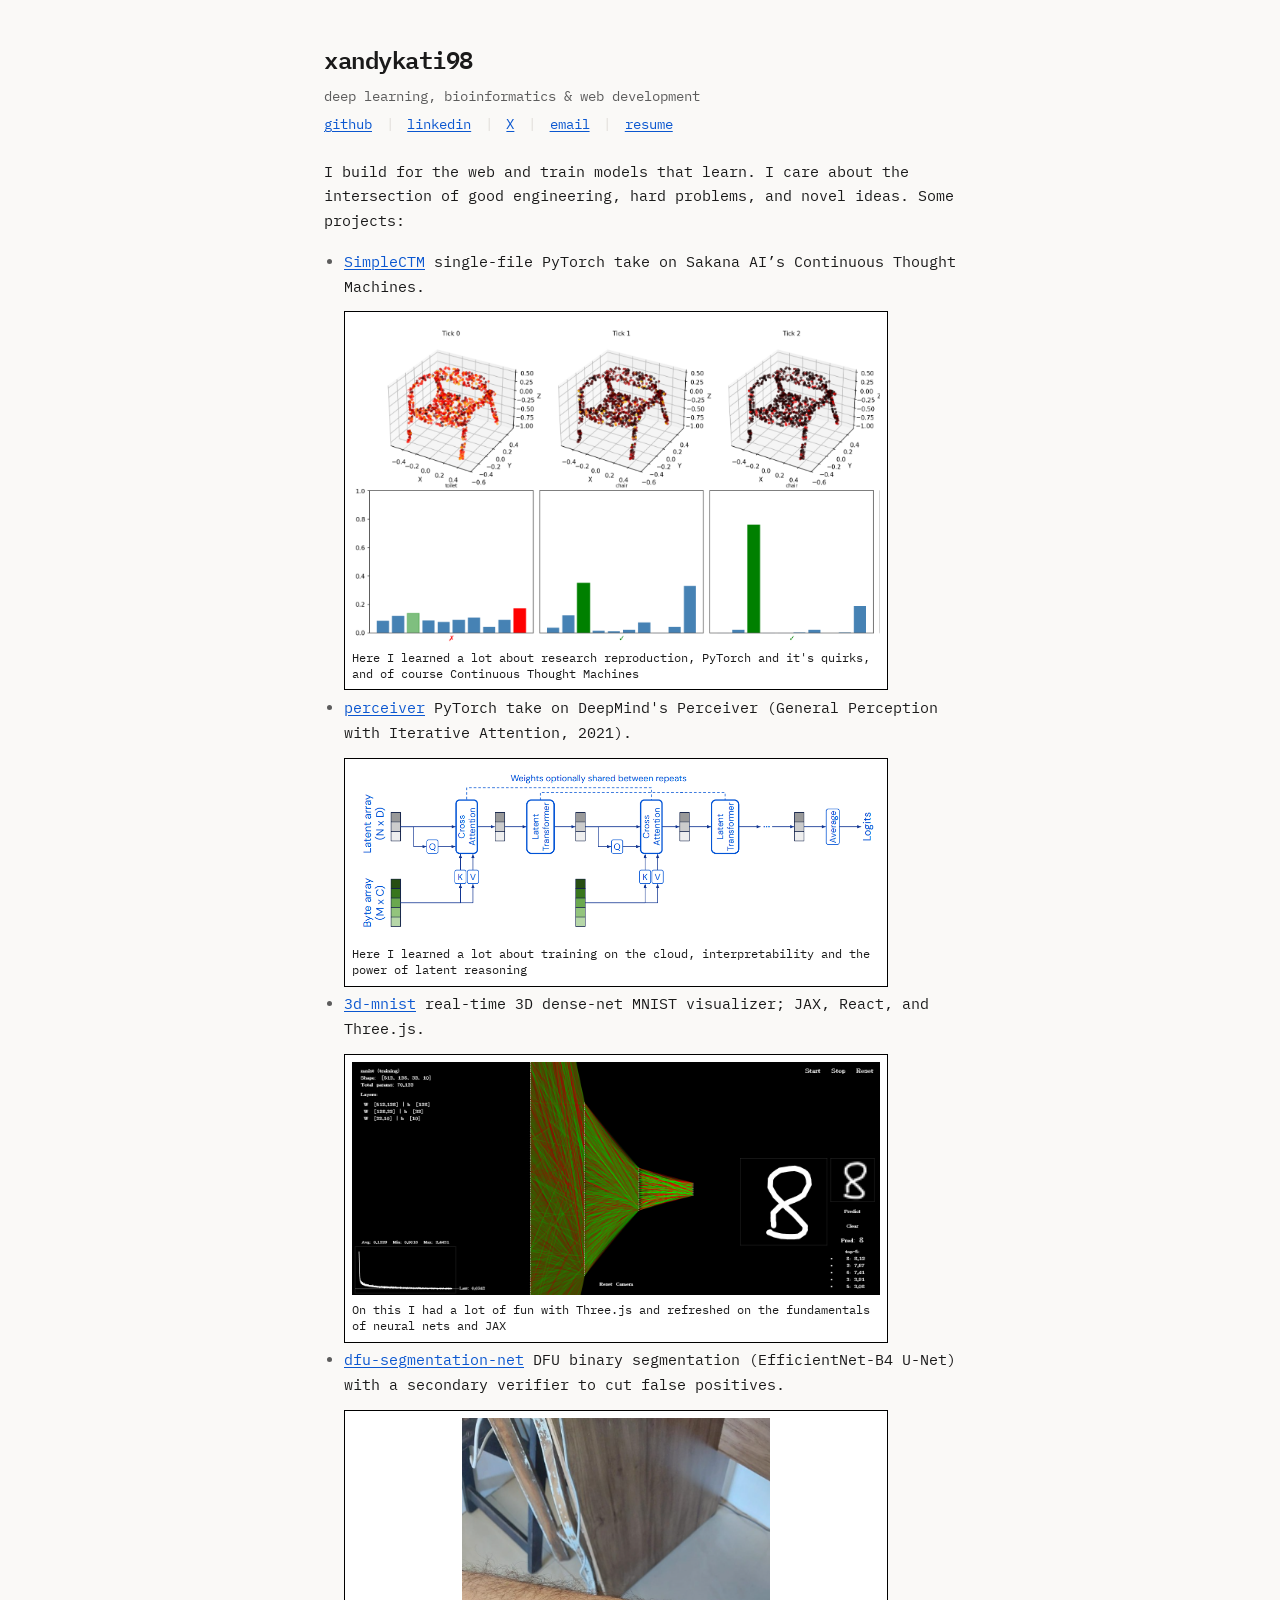
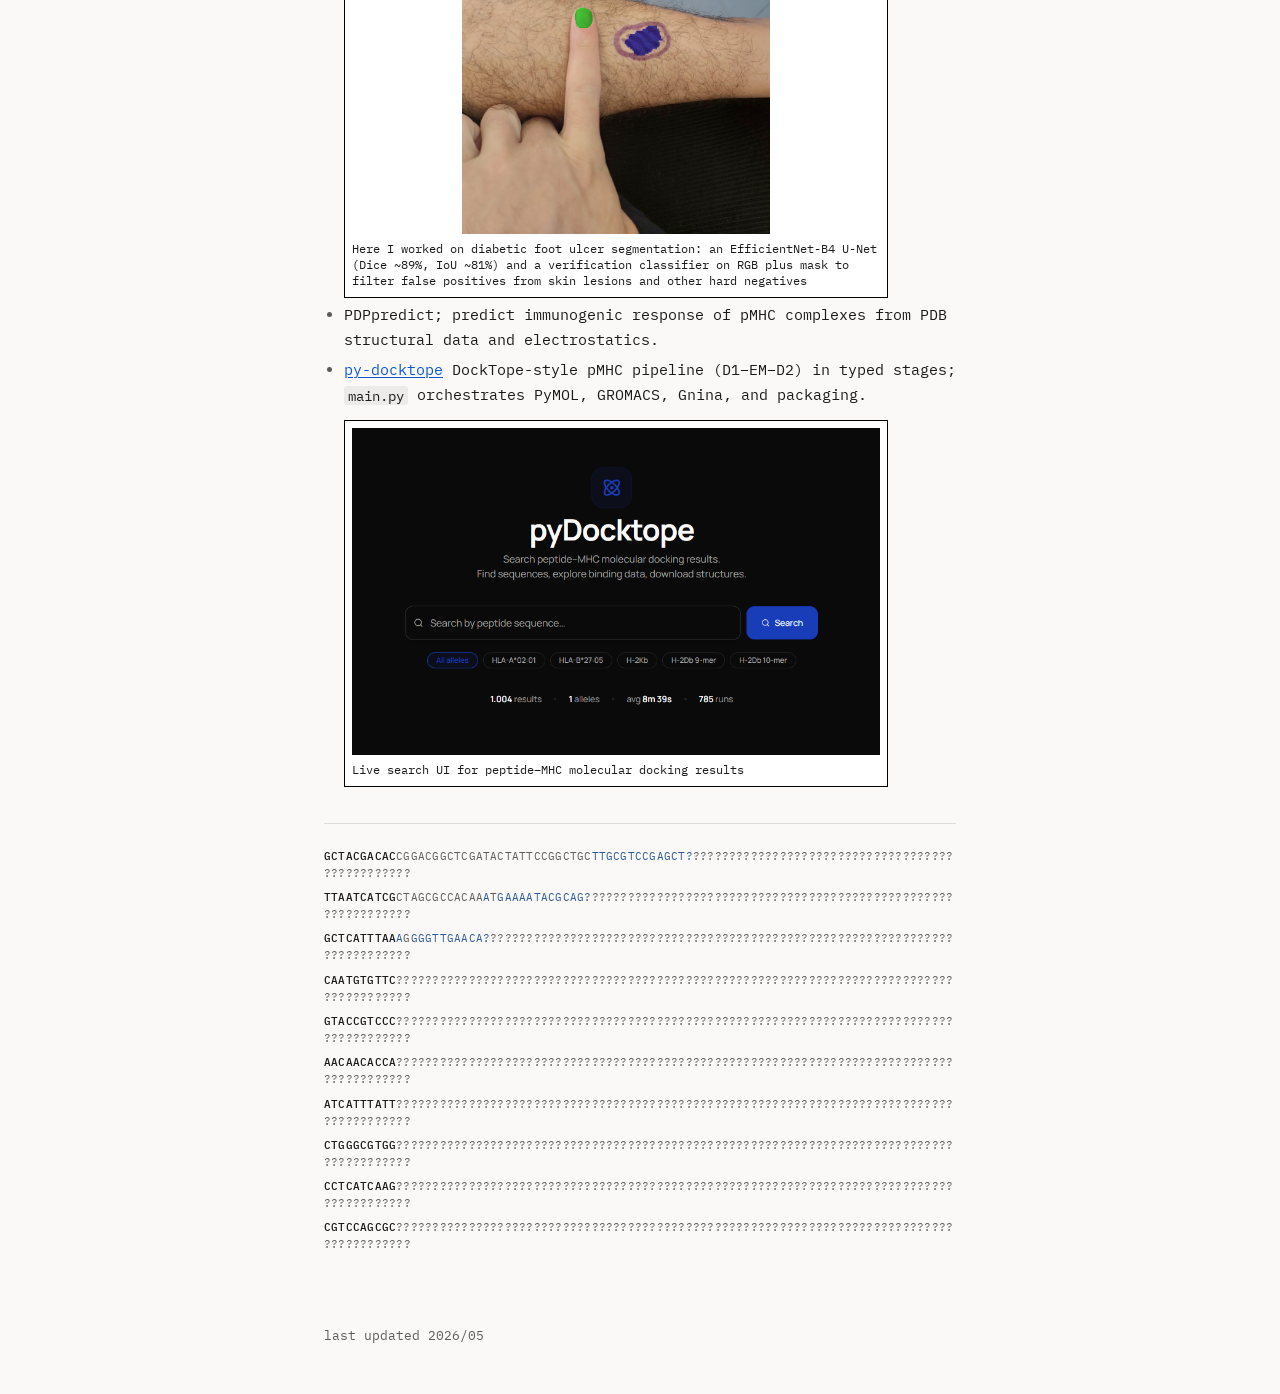
<file: index.html>
<!DOCTYPE html>
<html lang="en">
  <head>
    <meta charset="UTF-8" />
    <meta name="viewport" content="width=device-width, initial-scale=1.0" />
    <meta name="description" content="my portfolio" />
    <title>xandykati98</title>
    <link rel="icon" href="./logo.svg" type="image/svg+xml" />
    <link rel="preconnect" href="https://fonts.googleapis.com" />
    <link rel="preconnect" href="https://fonts.gstatic.com" crossorigin />
    <link
      href="https://fonts.googleapis.com/css2?family=IBM+Plex+Mono:ital,wght@0,400;0,500;0,600;1,400&display=swap"
      rel="stylesheet"
    />
    <link rel="stylesheet" href="styles.css" />
  </head>
  <body>
    <a class="skip-link" href="#main">Skip to content</a>

    <header class="site-header">
      <h1 class="site-title">xandykati98</h1>
      <p class="site-tagline">
        deep learning, bioinformatics &amp; web development 
        <span class="tagline-links">
          <a href="https://github.com/xandykati98">github</a>
          <span class="pipe">|</span>
          <a href="https://www.linkedin.com/in/alexandre-pereira-83391b23a">linkedin</a>
          <span class="pipe">|</span>
          <a href="https://x.com/xandykati98">X</a>
          <span class="pipe">|</span>
          <a href="mailto:xandykati98@gmail.com">email</a>
          <span class="pipe">|</span>
          <a href="./resume.pdf">resume</a>
        </span>
      </p>
    </header>

    <main id="main" class="site-main">
      <div class="bio">
        <p>
          I build for the web and train models that learn. I care about the
          intersection of good engineering, hard problems, and novel ideas. Some projects:
        </p>
        <ul class="project-list">
          <li>
            <a href="https://github.com/xandykati98/SimpleCTM">SimpleCTM</a>
            single-file PyTorch take on Sakana AI’s Continuous Thought Machines.
            <figure class="project-preview">
              <img
                class="project-preview-img"
                src="./ctm.png"
                alt=""
                loading="lazy"
                decoding="async"
              />
              <figcaption class="project-preview-caption">
                Here I learned a lot about research reproduction, PyTorch and it's quirks, and of course Continuous Thought Machines
              </figcaption>
            </figure>
          </li>
          <li>
            <a href="https://github.com/xandykati98/perceiver">perceiver</a>
            PyTorch take on DeepMind's Perceiver (General Perception with Iterative Attention, 2021).
            <figure class="project-preview">
              <img
                class="project-preview-img"
                src="./perceiver.png"
                alt=""
                loading="lazy"
                decoding="async"
              />
              <figcaption class="project-preview-caption">
                Here I learned a lot about training on the cloud, interpretability and the power of latent reasoning
              </figcaption>
            </figure>
          </li>
          <li>
            <a href="https://github.com/xandykati98/3d-mnist">3d-mnist</a>
            real-time 3D dense-net MNIST visualizer; JAX, React, and Three.js.
            <figure class="project-preview">
              <img
                class="project-preview-img"
                src="./3dmnist.png"
                alt=""
                loading="lazy"
                decoding="async"
              />
              <figcaption class="project-preview-caption">
                On this I had a lot of fun with Three.js and refreshed on the fundamentals of neural nets and JAX
              </figcaption>
            </figure>
          </li>
          <li>
            <a href="https://github.com/Nucleo-IA-Unilasalle/dfu-segmentation-net">dfu-segmentation-net</a>
            DFU binary segmentation (EfficientNet-B4 U-Net) with a secondary verifier to cut false positives.
            <figure class="project-preview">
              <img
                class="project-preview-img"
                src="./dfu.png"
                alt=""
                loading="lazy"
                decoding="async"
              />
              <figcaption class="project-preview-caption">
                Here I worked on diabetic foot ulcer segmentation: an EfficientNet-B4 U-Net (Dice ~89%, IoU ~81%) and a verification classifier on RGB plus mask to filter false positives from skin lesions and other hard negatives
              </figcaption>
            </figure>
          </li>
          <li>
            PDPpredict; predict immunogenic response of pMHC complexes from PDB
            structural data and electrostatics.
          </li>
          <li>
            <a href="https://ui-pydocktope.xandykati98.com/">py-docktope</a>
            DockTope-style pMHC pipeline (D1–EM–D2) in typed stages;
            <code>main.py</code> orchestrates PyMOL, GROMACS, Gnina, and
            packaging.
            <figure class="project-preview">
              <img
                class="project-preview-img"
                src="./home-py-docktope.png"
                alt=""
                loading="lazy"
                decoding="async"
              />
              <figcaption class="project-preview-caption">
                Live search UI for peptide–MHC molecular docking results
              </figcaption>
            </figure>
          </li>
        </ul>
      </div>

      <section class="dna-block" aria-label="DNA sequences">
        <div class="dna-rows" id="dna-rows"></div>
      </section>
    </main>

    <footer class="site-footer">
      <p>
        last updated <time datetime="2026-05-30">2026/05</time>
      </p>
    </footer>

    <script>
      (function () {
        var SEQUENCES = [
          "GCTACGACACCGGACGGCTCGATACTATTCCGGCTGCATCAATCGAATCATTTGCCGGTGTGGGCTACTTCTTCGATCTCGCCGGTATAAAAGAAGGCG",
          "TTAATCATCGCTAGCGCCACAAATAATTCAACCGGCAACGGAATGTCAGATTCCGGAATCGCTCTCATGTCAGGCCACTCACCCTCATATATAGATATT",
          "GCTCATTTAAAGAACGTTGACGTGTTTACTTGATGTTTGTTGTGTCATCTTCACTGTAATTGTTCGAGTACTTATTTCCTCAAAAAAATTACGGGTTCT",
          "CAATGTGTTCCCGCCAGGCTGTGCCGATCCGTATGATCCGAACGTGGCAAGCGTACAGCATGACATCGCGCTGCGCAACTGTGACGACGTGGAGATCCG",
          "GTACCGTCCCAACTAGCGACCGTCTCTGGCTAATGTCTTGGCGCCGTGCATGGAGCTTTCCTCGTCGGCGGTGGCGAGGATGGTCAGTGGTTGCTTGAG",
          "AACAACACCAGGCCGCTTAGCAAACGTAGTATACGCATTCACACACCTAATGACCCCTGTAACAGGCCAATACCTAGCAGCAGACTGCGGACAAACAAT",
          "ATCATTTATTCGGACTCCAATTTCTAAAGTAAACAATGGCTATCCGGTTTCCGGGATTTATACCTTTGGGTGTCCAGAAACCGGGATTTAAACCTTTGC",
          "CTGGGCGTGGAAGAACGCGCGGTTGATACCGGCGCCATGATCAGGGGGATGTGATGCAGGCGCTCAAGCACATGGAAGCACCGTTGGCGGCGCGTCCGC",
          "CCTCATCAAGTGCGTTCCAGCCGCTTTTCCCCCTCCTATATCGGATTTAAGGTCCACCTCATGTGCCCGCATTCTCGATGTCAGCAAGTGTATAGGGAC",
          "CGTCCAGCGCTCTAGACGTCTGCAGCGTCAGTGCCCGAAAAGCCCGCCGCCGGTTGTCGAAGGCCTGGTATTCGGCGCGCACCGCTTCATCGGCCTGGG",
        ];
        var PREFIX_LEN = 10;
        var NUC = ["A", "C", "G", "T"];
        var BASE_DELAY_MS = 350;
        var LINE_STAGGER_MS = 450;
        var COL_STAGGER_MS = 32;
        var TICK_MS = 48;

        function buildRows(container) {
          var frag = document.createDocumentFragment();
          for (var lineIdx = 0; lineIdx < SEQUENCES.length; lineIdx++) {
            var seq = SEQUENCES[lineIdx];
            var row = document.createElement("div");
            row.className = "dna-row";
            var prefix = document.createElement("span");
            prefix.className = "dna-prefix";
            prefix.textContent = seq.slice(0, PREFIX_LEN);
            row.appendChild(prefix);
            var rest = seq.slice(PREFIX_LEN);
            for (var i = 0; i < rest.length; i++) {
              var cell = document.createElement("span");
              cell.className = "dna-cell";
              cell.textContent = "?";
              cell.setAttribute("data-target", rest.charAt(i));
              row.appendChild(cell);
            }
            frag.appendChild(row);
          }
          container.appendChild(frag);
        }

        function revealAllCells() {
          var cells = document.querySelectorAll(".dna-cell");
          for (var i = 0; i < cells.length; i++) {
            var el = cells[i];
            var t = el.getAttribute("data-target");
            if (t) {
              el.textContent = t;
            }
            el.classList.add("dna-done");
          }
        }

        function scheduleDecode() {
          var cells = document.querySelectorAll(".dna-cell");
          var rowIndex = 0;
          var colInRow = 0;
          var currentLineLen = SEQUENCES[0].length - PREFIX_LEN;

          for (var idx = 0; idx < cells.length; idx++) {
            var cell = cells[idx];
            var target = cell.getAttribute("data-target");
            if (!target) {
              continue;
            }
            var delay =
              BASE_DELAY_MS +
              rowIndex * LINE_STAGGER_MS +
              colInRow * COL_STAGGER_MS;
            colInRow += 1;
            if (colInRow >= currentLineLen) {
              colInRow = 0;
              rowIndex += 1;
              if (rowIndex < SEQUENCES.length) {
                currentLineLen = SEQUENCES[rowIndex].length - PREFIX_LEN;
              }
            }
            (function (element, finalChar, startAt) {
              window.setTimeout(function () {
                var duration = 320 + Math.floor(Math.random() * 220);
                var elapsed = 0;
                element.classList.add("dna-decoding");
                var intervalId = window.setInterval(function () {
                  elapsed += TICK_MS;
                  if (elapsed < duration) {
                    element.textContent =
                      NUC[Math.floor(Math.random() * NUC.length)];
                  } else {
                    window.clearInterval(intervalId);
                    element.textContent = finalChar;
                    element.classList.remove("dna-decoding");
                    element.classList.add("dna-done");
                  }
                }, TICK_MS);
              }, startAt);
            })(cell, target, delay);
          }
        }

        function init() {
          var container = document.getElementById("dna-rows");
          if (!container) {
            return;
          }
          buildRows(container);
          var reduced =
            window.matchMedia &&
            window.matchMedia("(prefers-reduced-motion: reduce)").matches;
          if (reduced) {
            revealAllCells();
            return;
          }
          scheduleDecode();
        }

        if (document.readyState === "loading") {
          document.addEventListener("DOMContentLoaded", init);
        } else {
          init();
        }
      })();
    </script>
  </body>
</html>
</file>
<file: styles.css>
/* Minimal personal site — inspired by small monospace portfolios */

:root {
  --bg: #faf9f7;
  --fg: #1a1a1a;
  --muted: #5c5c5c;
  --link: #0b57d0;
  --link-hover: #0842a0;
  --border: #e0ddd8;
  --font: "IBM Plex Mono", "SF Mono", "Consolas", "Liberation Mono", monospace;
  --max-width: 42rem;
  --pad: 1.25rem;
}

*,
*::before,
*::after {
  box-sizing: border-box;
}

html {
  font-size: 100%;
  -webkit-text-size-adjust: 100%;
}

body {
  margin: 0;
  min-height: 100vh;
  font-family: var(--font);
  font-size: 0.9375rem;
  line-height: 1.65;
  color: var(--fg);
  background-color: var(--bg);
}

.skip-link {
  position: absolute;
  left: -9999px;
  z-index: 999;
  padding: 0.5rem 1rem;
  background: var(--fg);
  color: var(--bg);
}

.skip-link:focus {
  left: var(--pad);
  top: var(--pad);
}

.site-header,
.site-main,
.site-footer {
  max-width: var(--max-width);
  margin-left: auto;
  margin-right: auto;
  padding-left: var(--pad);
  padding-right: var(--pad);
}

.site-header {
  padding-top: 2.5rem;
  padding-bottom: 1.5rem;
}

.site-title {
  margin: 0 0 0.35rem;
  font-size: 1.5rem;
  font-weight: 600;
  letter-spacing: -0.02em;
}

.site-tagline {
  margin: 0;
  color: var(--muted);
  font-size: 0.875rem;
  line-height: 1.6;
}

.site-tagline .sep {
  margin: 0 0.15em;
}

.tagline-links {
  display: block;
  margin-top: 0.35rem;
}

.tagline-links .pipe {
  margin: 0 0.35rem;
  color: var(--border);
  user-select: none;
}

a {
  color: var(--link);
  text-decoration: underline;
  text-underline-offset: 0.15em;
}

a:hover {
  color: var(--link-hover);
}

/* Inline project screenshot (SimpleCTM, 3d-mnist, …) */
figure.project-preview {
  margin: 0.75rem 0 0;
  max-width: min(34rem, 100%);
  padding: 0.45rem;
  background-color: #fff;
  border: 1px solid #000;
  border-radius: 0;
}

.project-preview-img {
  display: block;
  width: 100%;
  height: auto;
  max-height: 26rem;
  object-fit: contain;
  object-position: top center;
}

.project-preview-caption {
  margin: 0.45rem 0 0;
  padding: 0;
  font-size: 0.75rem;
  line-height: 1.35;
  font-weight: 400;
  color: var(--fg);
}

.site-main {
  padding-bottom: 2rem;
}

.bio p {
  margin: 0 0 1rem;
}

.bio code {
  font-family: inherit;
  font-size: 0.92em;
  padding: 0.05em 0.3em;
  background: color-mix(in srgb, var(--fg) 6%, transparent);
  border-radius: 3px;
}

.project-list {
  margin: 0;
  padding-left: 1.25rem;
}

.project-list li {
  margin-bottom: 0.35rem;
}

.project-list li::marker {
  color: var(--muted);
}

.site-footer {
  padding-top: 2rem;
  padding-bottom: 3rem;
  font-size: 0.8125rem;
  color: var(--muted);
}

.site-footer p {
  margin: 0;
}

/* DNA sequence strip — prefix visible, rest decodes from ? */
.dna-block {
  margin-top: 2.25rem;
  padding-top: 1.5rem;
  border-top: 1px solid var(--border);
}

.dna-rows {
  font-size: 0.6875rem;
  line-height: 1.55;
  letter-spacing: 0.02em;
  color: var(--muted);
}

.dna-row {
  margin: 0 0 0.45rem;
  overflow-wrap: anywhere;
  word-break: normal;
}

.dna-prefix {
  color: var(--fg);
  font-weight: 500;
}

.dna-cell {
  display: inline;
}

.dna-cell.dna-decoding {
  color: color-mix(in srgb, var(--link) 55%, var(--muted));
}

.dna-cell.dna-done {
  color: var(--muted);
}

/* Markdown document pages (e.g. pre_eda) */
.markdown-body h1 {
  margin: 0 0 1rem;
  font-size: 1.25rem;
  font-weight: 600;
  letter-spacing: -0.02em;
}

.markdown-body h2 {
  margin: 2rem 0 0.75rem;
  font-size: 1.05rem;
  font-weight: 600;
}

.markdown-body h3 {
  margin: 1.5rem 0 0.5rem;
  font-size: 0.9375rem;
  font-weight: 600;
}

.markdown-body p,
.markdown-body ul,
.markdown-body ol {
  margin: 0 0 1rem;
}

.markdown-body ul,
.markdown-body ol {
  padding-left: 1.25rem;
}

.markdown-body li {
  margin-bottom: 0.35rem;
}

.markdown-body li::marker {
  color: var(--muted);
}

.markdown-body code {
  font-family: inherit;
  font-size: 0.92em;
  padding: 0.05em 0.3em;
  background: color-mix(in srgb, var(--fg) 6%, transparent);
  border-radius: 3px;
}

.markdown-body strong {
  font-weight: 600;
}

.markdown-body table {
  width: 100%;
  margin: 0 0 1.25rem;
  border-collapse: collapse;
  font-size: 0.8125rem;
  line-height: 1.45;
}

@media (max-width: 640px) {
  .markdown-body .overview-table-scroll {
    max-width: 90vw;
    overflow-x: auto;
    margin: 0 0 1.25rem;
    -webkit-overflow-scrolling: touch;
  }

  .markdown-body .overview-table-scroll table {
    width: max-content;
    min-width: 100%;
    margin: 0;
  }
}

.markdown-body th,
.markdown-body td {
  padding: 0.35rem 0.5rem;
  border: 1px solid var(--border);
  text-align: left;
  vertical-align: top;
}

.markdown-body th {
  font-weight: 600;
  background: color-mix(in srgb, var(--fg) 4%, transparent);
}

.markdown-body img {
  display: block;
  width: 100%;
  max-width: min(34rem, 100%);
  height: auto;
  margin: 0.75rem 0 1rem;
  padding: 0.45rem;
  background-color: #fff;
  border: 1px solid #000;
  cursor: zoom-in;
}

.plot-lightbox {
  border: none;
  padding: 1.25rem;
  margin: 0;
  width: 100%;
  max-width: none;
  height: 100%;
  max-height: none;
  background: transparent;
}

.plot-lightbox::backdrop {
  background: color-mix(in srgb, var(--fg) 30%, transparent);
}

.plot-lightbox__img {
  display: block;
  width: 90vw;
  max-width: 90vw;
  max-height: 90vh;
  height: auto;
  margin: auto;
  padding: 0.45rem;
  object-fit: contain;
  object-position: center;
  background-color: #fff;
  border: 1px solid #000;
  cursor: zoom-out;
}

.plot-lightbox:not([open]) {
  display: none;
}

.plot-lightbox[open] {
  display: flex;
  align-items: center;
  justify-content: center;
}

.markdown-body .page-nav {
  margin: 0 0 1.5rem;
  font-size: 0.875rem;
  color: var(--muted);
}

.markdown-body .page-nav a {
  color: var(--muted);
}

.markdown-body .page-nav a:hover {
  color: var(--link);
}

.markdown-body .markdown-error {
  color: #8b1a1a;
}

.markdown-body li.columns-item {
  cursor: help;
}

.markdown-body .columns-more {
  cursor: help;
  color: var(--muted);
  border-bottom: 1px dotted var(--border);
}

.markdown-body li.columns-item .columns-rest {
  display: none;
}

.markdown-body li.columns-item:hover .columns-ellipsis,
.markdown-body li.columns-item:focus-within .columns-ellipsis {
  display: none;
}

.markdown-body li.columns-item:hover .columns-rest,
.markdown-body li.columns-item:focus-within .columns-rest {
  display: inline;
}

.markdown-body .plot-caption,
.markdown-body em {
  display: block;
  margin: -0.5rem 0 1rem;
  font-style: italic;
  color: var(--muted);
}

.markdown-body .plot-tip {
  position: relative;
  display: inline;
  cursor: help;
  font-style: italic;
  color: var(--fg);
  border-bottom: 1px dotted var(--border);
}

.markdown-body .plot-tip__popup {
  position: absolute;
  z-index: 20;
  left: 0;
  bottom: calc(100% + 0.35rem);
  display: none;
  width: max-content;
  max-width: min(18rem, 85vw);
  padding: 0.45rem 0.55rem;
  font-size: 0.75rem;
  line-height: 1.4;
  font-style: normal;
  font-weight: 400;
  color: var(--fg);
  background: var(--bg);
  border: 1px solid var(--border);
  box-shadow: 0 2px 8px color-mix(in srgb, var(--fg) 12%, transparent);
}

.markdown-body .plot-tip:hover .plot-tip__popup,
.markdown-body .plot-tip:focus .plot-tip__popup,
.markdown-body .plot-tip:focus-within .plot-tip__popup {
  display: block;
}
</file>
